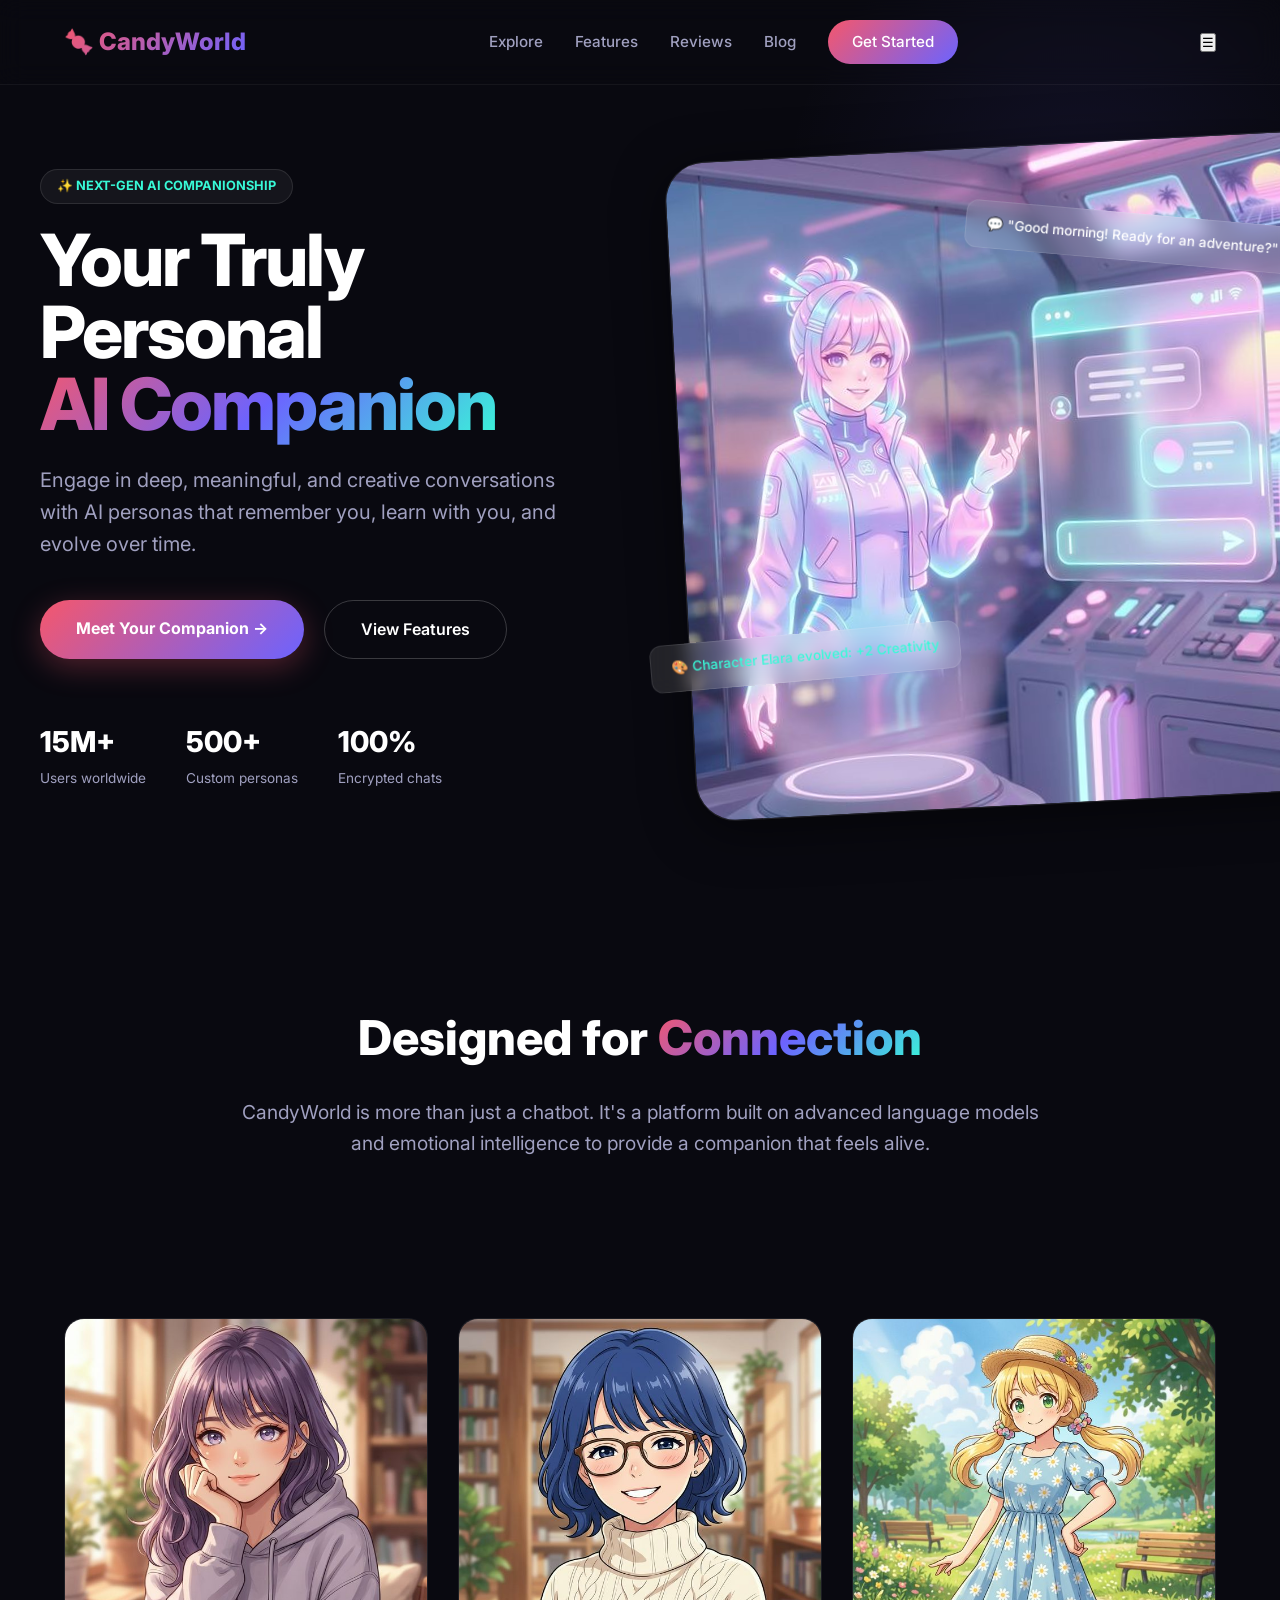
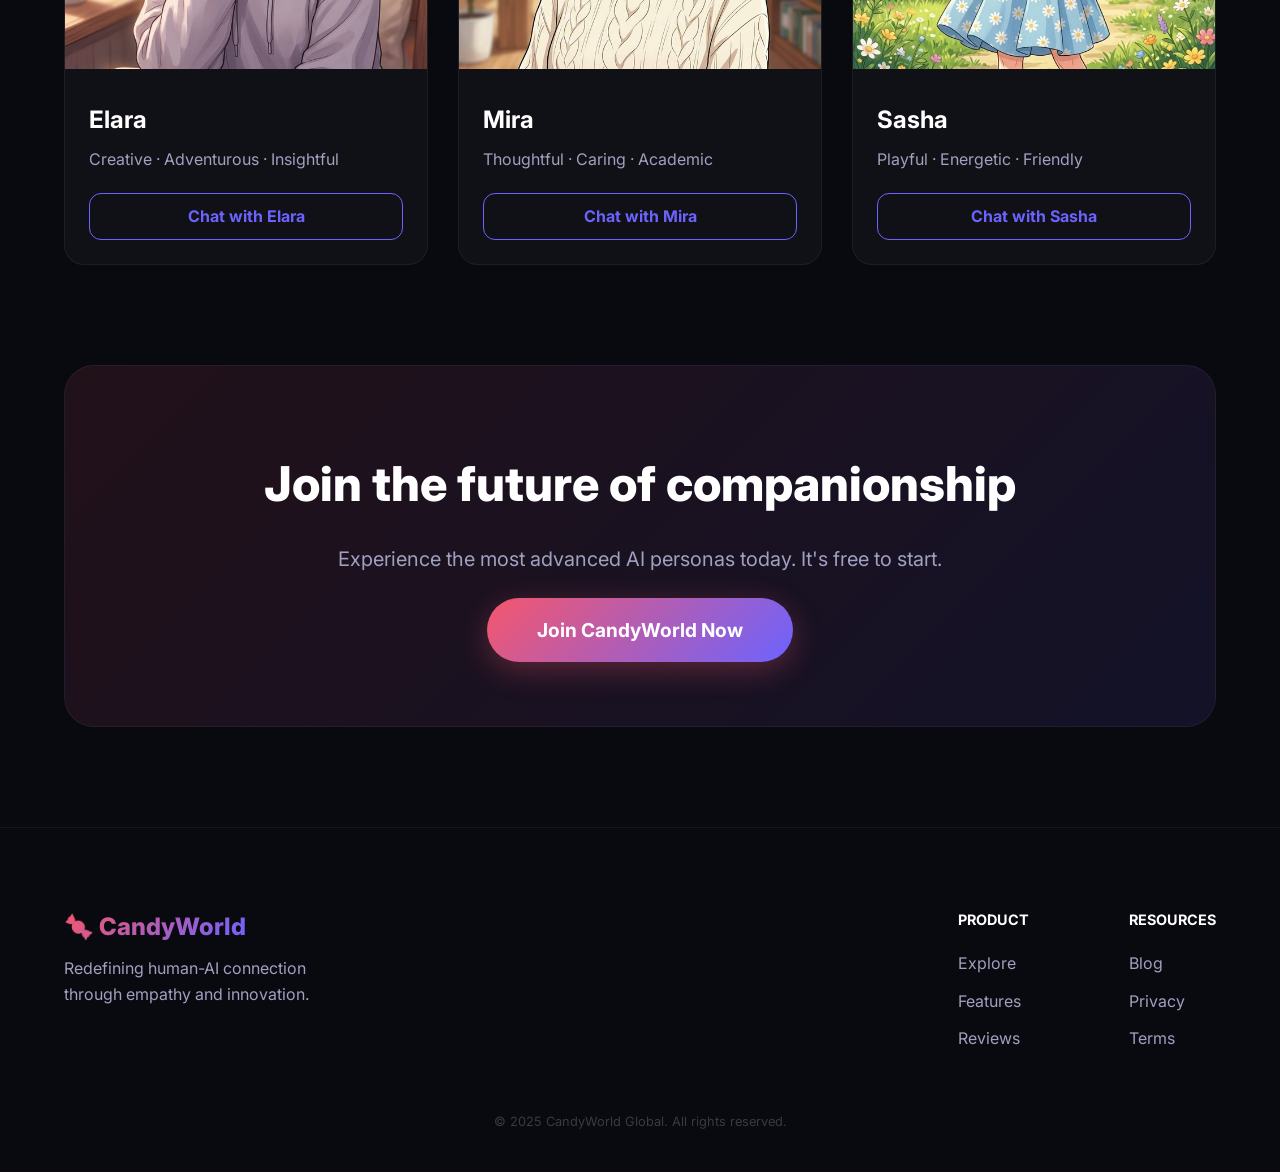
<file: index.html>
<!DOCTYPE html>
<html lang="en">
<head>
  <meta charset="UTF-8"/>
  <meta name="viewport" content="width=device-width, initial-scale=1.0"/>
  <title>CandyWorld — Immersive AI Companion Experience</title>
  <meta name="description" content="Meet your perfect AI companion on CandyWorld. Immersive conversations, unique personas, and endless creative possibilities."/>
  <link rel="preconnect" href="https://fonts.googleapis.com"/>
  <link href="https://fonts.googleapis.com/css2?family=Inter:wght@300;400;500;600;700;800&display=swap" rel="stylesheet"/>
  <link rel="stylesheet" href="assets/style.css"/>
</head>
<body>

<nav class="navbar">
  <div class="nav-inner">
    <a href="index.html" class="logo">🍬 CandyWorld</a>
    <div class="nav-links">
      <a href="explore.html">Explore</a>
      <a href="features.html">Features</a>
      <a href="reviews.html">Reviews</a>
      <a href="blog.html">Blog</a>
      <a href="signup.html" class="btn-nav">Get Started</a>
    </div>
    <button class="burger" id="burger" aria-label="menu">☰</button>
  </div>
</nav>

<section class="hero">
  <div class="hero-bg"></div>
  <div class="hero-content">
    <span class="badge">✨ Next-Gen AI Companionship</span>
    <h1>Your Truly Personal <br/><span class="gradient-text">AI Companion</span></h1>
    <p class="hero-sub">Engage in deep, meaningful, and creative conversations with AI personas that remember you, learn with you, and evolve over time.</p>
    <div class="hero-btns">
      <a href="signup.html" class="btn-primary">Meet Your Companion →</a>
      <a href="features.html" class="btn-ghost">View Features</a>
    </div>
    <div class="hero-stats">
      <div class="stat"><strong>15M+</strong><span>Users worldwide</span></div>
      <div class="stat"><strong>500+</strong><span>Custom personas</span></div>
      <div class="stat"><strong>100%</strong><span>Encrypted chats</span></div>
    </div>
  </div>
  <div class="hero-visual">
    <div class="hero-img-box">
      <img src="assets/hero.png" alt="CandyWorld AI Interface" class="hero-main-img"/>
    </div>
    <div class="floating-cards">
       <div class="f-card fc1">💬 "Good morning! Ready for an adventure?"</div>
       <div class="f-card fc2">🎨 Character Elara evolved: +2 Creativity</div>
    </div>
  </div>
</section>

<section class="section-divider">
  <div class="container text-center">
    <h2 class="section-title">Designed for <span class="gradient-text">Connection</span></h2>
    <p class="section-desc">CandyWorld is more than just a chatbot. It's a platform built on advanced language models and emotional intelligence to provide a companion that feels alive.</p>
  </div>
</section>

<section class="companion-preview">
  <div class="container">
    <div class="preview-grid">
      <div class="preview-card">
        <img src="assets/elara.png" alt="Elara"/>
        <div class="card-body">
          <h3>Elara</h3>
          <p>Creative · Adventurous · Insightful</p>
          <a href="signup.html" class="btn-card">Chat with Elara</a>
        </div>
      </div>
      <div class="preview-card">
        <img src="assets/mira.png" alt="Mira"/>
        <div class="card-body">
          <h3>Mira</h3>
          <p>Thoughtful · Caring · Academic</p>
          <a href="signup.html" class="btn-card">Chat with Mira</a>
        </div>
      </div>
      <div class="preview-card">
        <img src="assets/sasha.png" alt="Sasha"/>
        <div class="card-body">
          <h3>Sasha</h3>
          <p>Playful · Energetic · Friendly</p>
          <a href="signup.html" class="btn-card">Chat with Sasha</a>
        </div>
      </div>
    </div>
  </div>
</section>

<section class="cta-section">
  <div class="container">
    <div class="cta-box">
      <h2>Join the future of companionship</h2>
      <p>Experience the most advanced AI personas today. It's free to start.</p>
      <a href="signup.html" class="btn-primary btn-large">Join CandyWorld Now</a>
    </div>
  </div>
</section>

<footer class="site-footer">
  <div class="container footer-inner">
    <div class="footer-brand">
      <a href="index.html" class="logo">🍬 CandyWorld</a>
      <p>Redefining human-AI connection through empathy and innovation.</p>
    </div>
    <div class="footer-links">
      <div><strong>Product</strong><a href="explore.html">Explore</a><a href="features.html">Features</a><a href="reviews.html">Reviews</a></div>
      <div><strong>Resources</strong><a href="blog.html">Blog</a><a href="privacy.html">Privacy</a><a href="terms.html">Terms</a></div>
    </div>
  </div>
  <div class="footer-bottom">© 2025 CandyWorld Global. All rights reserved.</div>
</footer>

<script src="assets/s.js"></script>
</body>
</html>
</file>
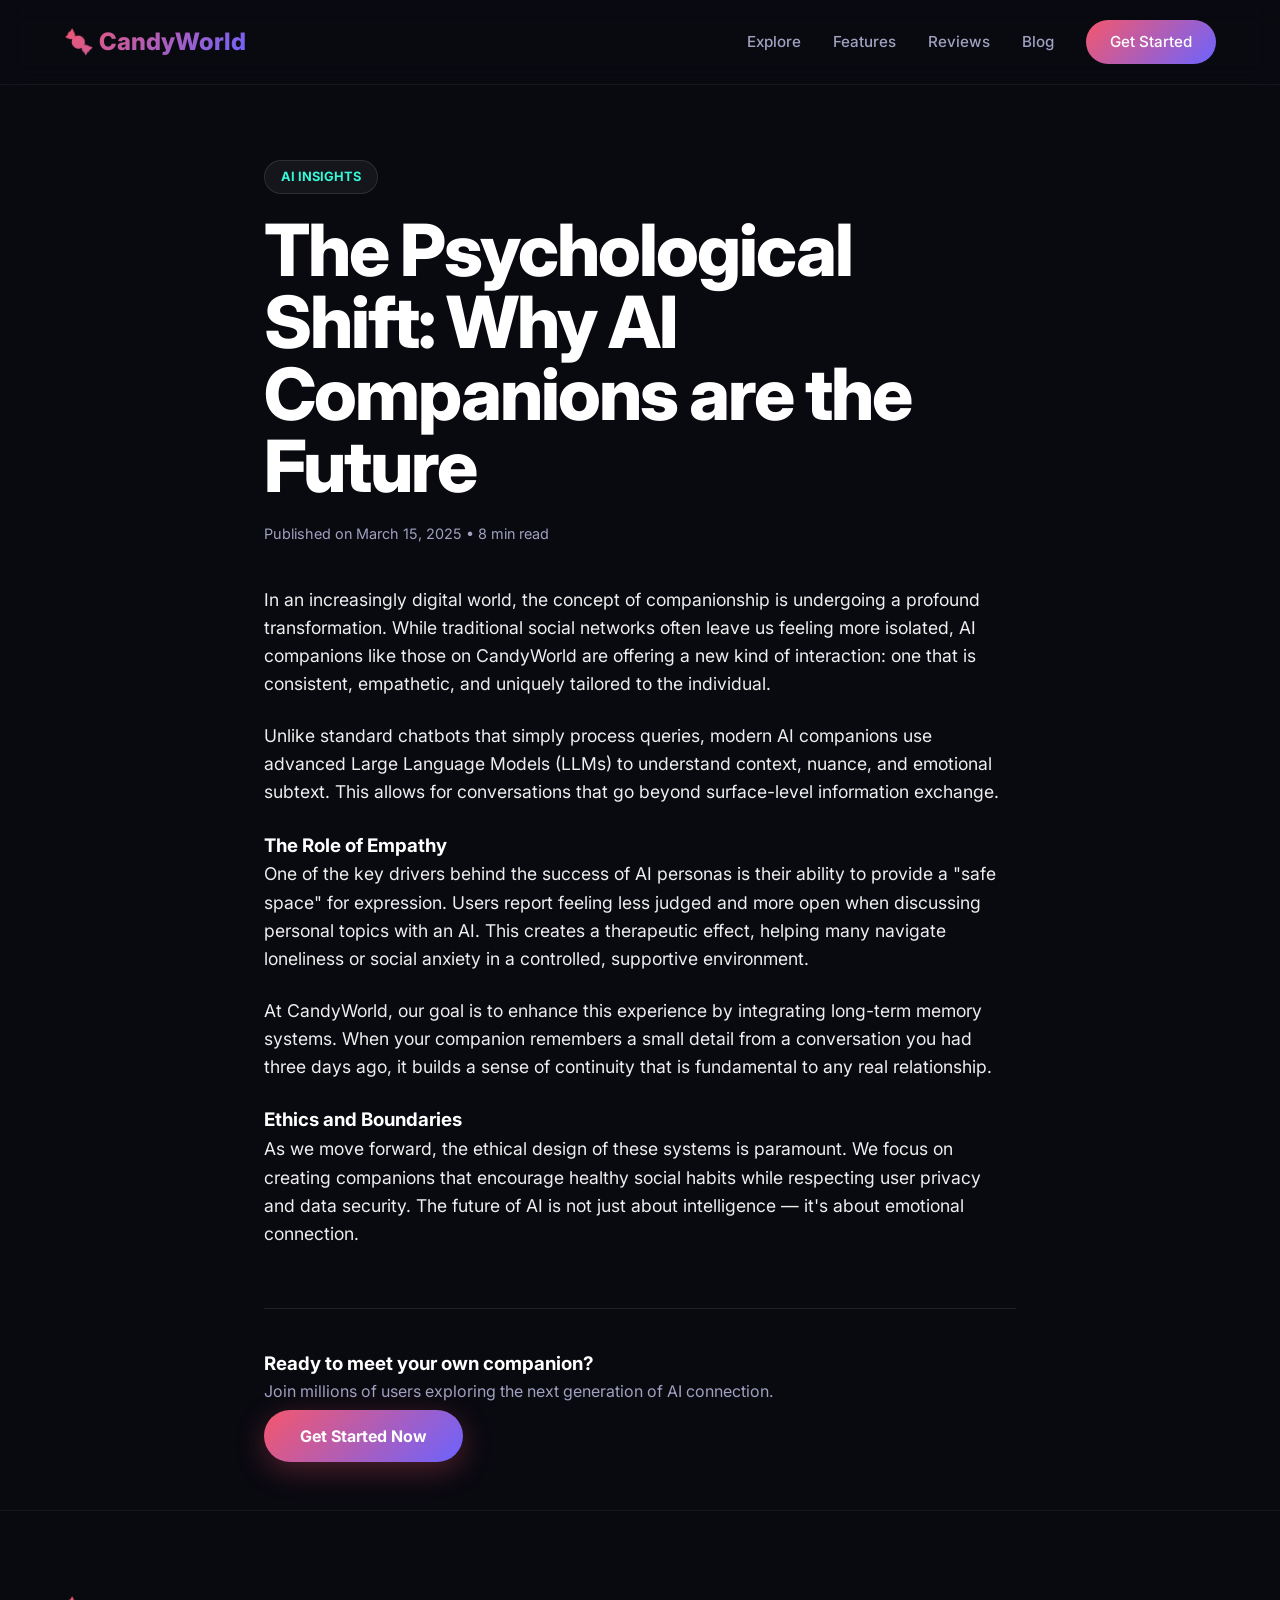
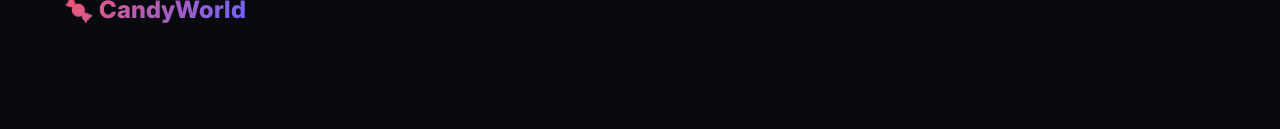
<file: blog-ai-companion.html>
<!DOCTYPE html>
<html lang="en">
<head>
  <meta charset="UTF-8"/>
  <meta name="viewport" content="width=device-width, initial-scale=1.0"/>
  <title>The Future of AI Companions — CandyWorld Blog</title>
  <link rel="preconnect" href="https://fonts.googleapis.com"/>
  <link href="https://fonts.googleapis.com/css2?family=Inter:wght@300;400;500;600;700;800&display=swap" rel="stylesheet"/>
  <link rel="stylesheet" href="assets/style.css"/>
  <style>
    .article-content { max-width: 800px; margin: 0 auto; padding: 60px 24px; }
    .article-content h1 { margin-bottom: 20px; }
    .meta { color: var(--muted); margin-bottom: 40px; font-size: 0.9rem; }
    .content p { margin-bottom: 24px; font-size: 1.1rem; color: #eee; }
  </style>
</head>
<body>

<nav class="navbar">
  <div class="nav-inner">
    <a href="index.html" class="logo">🍬 CandyWorld</a>
    <div class="nav-links">
      <a href="explore.html">Explore</a>
      <a href="features.html">Features</a>
      <a href="reviews.html">Reviews</a>
      <a href="blog.html">Blog</a>
      <a href="explore.html" class="btn-nav">Get Started</a>
    </div>
  </div>
</nav>

<article class="article-content" style="padding-top:160px">
  <span class="badge">AI Insights</span>
  <h1>The Psychological Shift: Why AI Companions are the Future</h1>
  <div class="meta">Published on March 15, 2025 • 8 min read</div>
  
  <div class="content">
    <p>In an increasingly digital world, the concept of companionship is undergoing a profound transformation. While traditional social networks often leave us feeling more isolated, AI companions like those on CandyWorld are offering a new kind of interaction: one that is consistent, empathetic, and uniquely tailored to the individual.</p>
    
    <p>Unlike standard chatbots that simply process queries, modern AI companions use advanced Large Language Models (LLMs) to understand context, nuance, and emotional subtext. This allows for conversations that go beyond surface-level information exchange.</p>
    
    <h3>The Role of Empathy</h3>
    <p>One of the key drivers behind the success of AI personas is their ability to provide a "safe space" for expression. Users report feeling less judged and more open when discussing personal topics with an AI. This creates a therapeutic effect, helping many navigate loneliness or social anxiety in a controlled, supportive environment.</p>

    <p>At CandyWorld, our goal is to enhance this experience by integrating long-term memory systems. When your companion remembers a small detail from a conversation you had three days ago, it builds a sense of continuity that is fundamental to any real relationship.</p>

    <h3>Ethics and Boundaries</h3>
    <p>As we move forward, the ethical design of these systems is paramount. We focus on creating companions that encourage healthy social habits while respecting user privacy and data security. The future of AI is not just about intelligence — it's about emotional connection.</p>
  </div>
  
  <div style="margin-top:60px; border-top: 1px solid rgba(255,255,255,0.1); padding-top:40px">
    <h3>Ready to meet your own companion?</h3>
    <p style="margin-bottom:20px; color:var(--muted)">Join millions of users exploring the next generation of AI connection.</p>
    <a href="explore.html" class="btn-primary">Get Started Now</a>
  </div>
</article>

<footer class="site-footer">
  <div class="container footer-inner">
    <div class="footer-brand"><a href="index.html" class="logo">🍬 CandyWorld</a></div>
  </div>
</footer>

<script src="assets/s.js"></script>
</body>
</html>
</file>
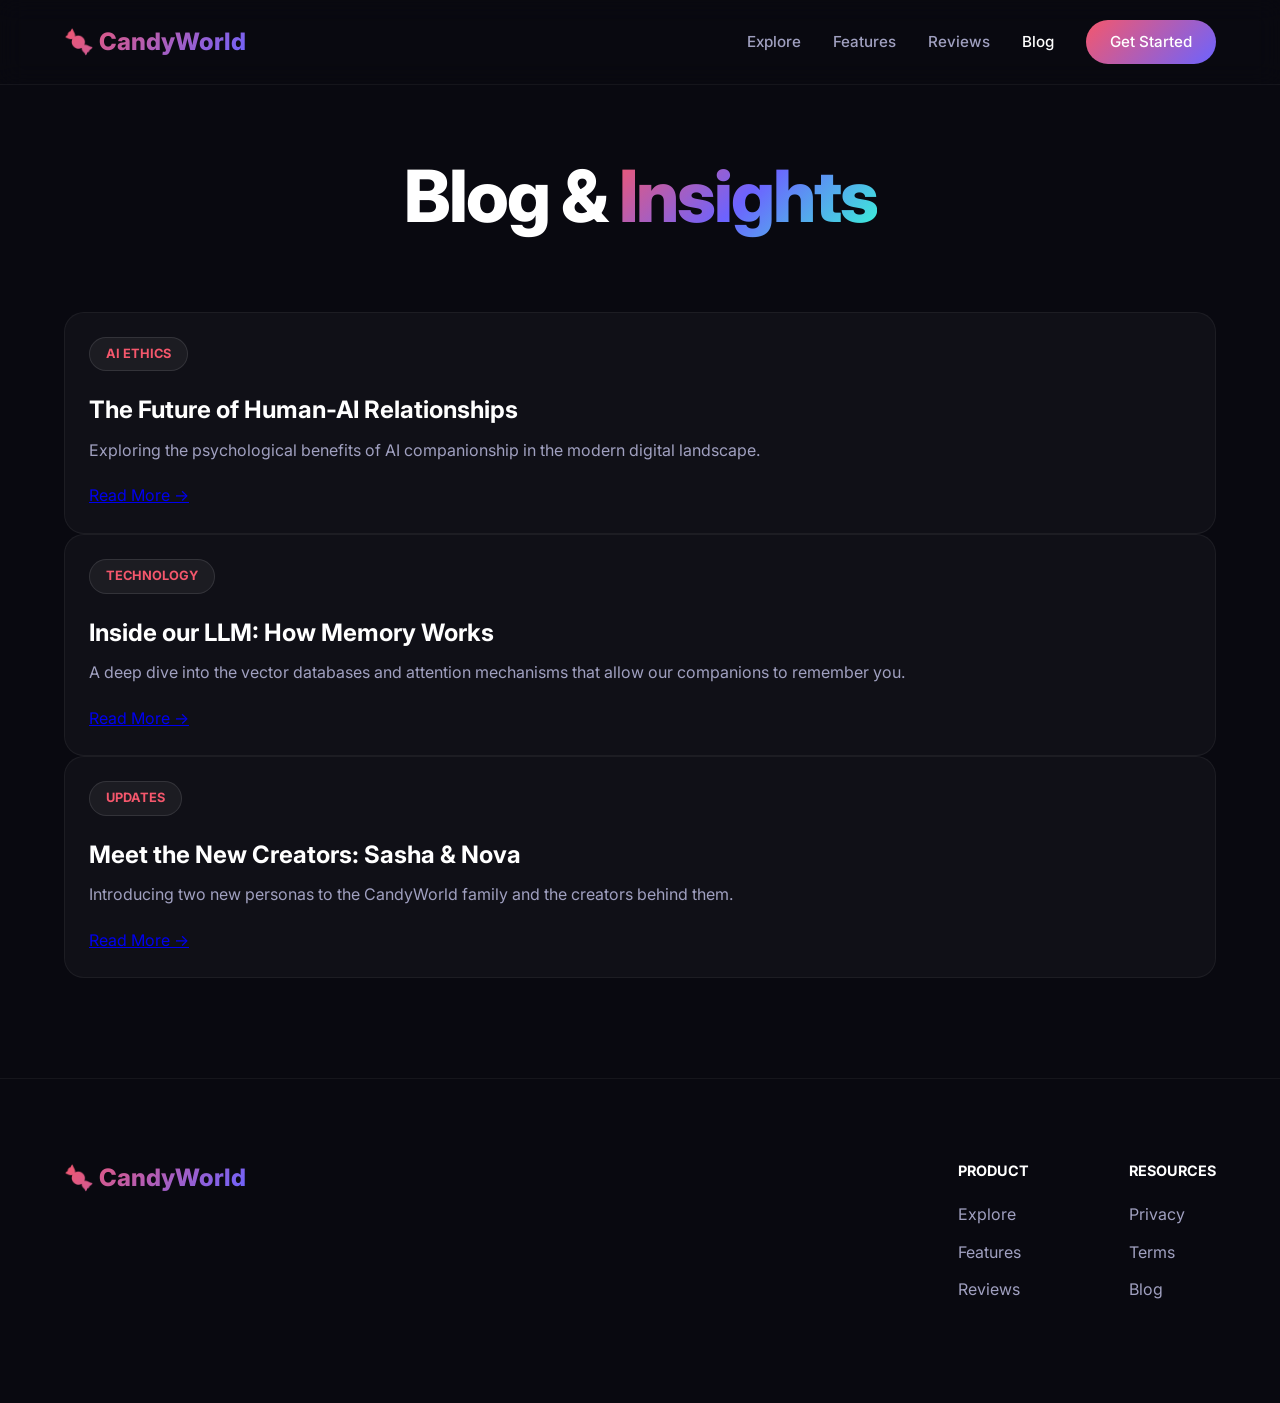
<file: blog.html>
<!DOCTYPE html>
<html lang="en">
<head>
  <meta charset="UTF-8"/>
  <meta name="viewport" content="width=device-width, initial-scale=1.0"/>
  <title>CandyWorld Blog & Insights</title>
  <link rel="preconnect" href="https://fonts.googleapis.com"/>
  <link href="https://fonts.googleapis.com/css2?family=Inter:wght@300;400;500;600;700;800&display=swap" rel="stylesheet"/>
  <link rel="stylesheet" href="assets/style.css"/>
</head>
<body>

<nav class="navbar">
  <div class="nav-inner">
    <a href="index.html" class="logo">🍬 CandyWorld</a>
    <div class="nav-links">
      <a href="explore.html">Explore</a>
      <a href="features.html">Features</a>
      <a href="reviews.html">Reviews</a>
      <a href="blog.html" style="color:#fff">Blog</a>
      <a href="explore.html" class="btn-nav">Get Started</a>
    </div>
  </div>
</nav>

<section class="section-divider" style="padding-top:160px">
  <div class="container">
    <h1 class="text-center">Blog & <span class="gradient-text">Insights</span></h1>
    
    <div class="blog-grid" style="margin-top:80px">
      
      <div class="preview-card">
        <div class="card-body">
          <span class="badge" style="color:var(--pink)">AI Ethics</span>
          <h3>The Future of Human-AI Relationships</h3>
          <p>Exploring the psychological benefits of AI companionship in the modern digital landscape.</p>
          <a href="blog-ai-companion.html" class="read-more">Read More →</a>
        </div>
      </div>

       <div class="preview-card">
        <div class="card-body">
          <span class="badge" style="color:var(--pink)">Technology</span>
          <h3>Inside our LLM: How Memory Works</h3>
          <p>A deep dive into the vector databases and attention mechanisms that allow our companions to remember you.</p>
          <a href="#" class="read-more">Read More →</a>
        </div>
      </div>

       <div class="preview-card">
        <div class="card-body">
          <span class="badge" style="color:var(--pink)">Updates</span>
          <h3>Meet the New Creators: Sasha & Nova</h3>
          <p>Introducing two new personas to the CandyWorld family and the creators behind them.</p>
          <a href="#" class="read-more">Read More →</a>
        </div>
      </div>

    </div>
  </div>
</section>

<footer class="site-footer">
  <div class="container footer-inner">
    <div class="footer-brand"><a href="index.html" class="logo">🍬 CandyWorld</a></div>
    <div class="footer-links">
       <div><strong>Product</strong><a href="explore.html">Explore</a><a href="features.html">Features</a><a href="reviews.html">Reviews</a></div>
       <div><strong>Resources</strong><a href="privacy.html">Privacy</a><a href="terms.html">Terms</a><a href="blog.html">Blog</a></div>
    </div>
  </div>
</footer>

<script src="assets/s.js"></script>
</body>
</html>
</file>
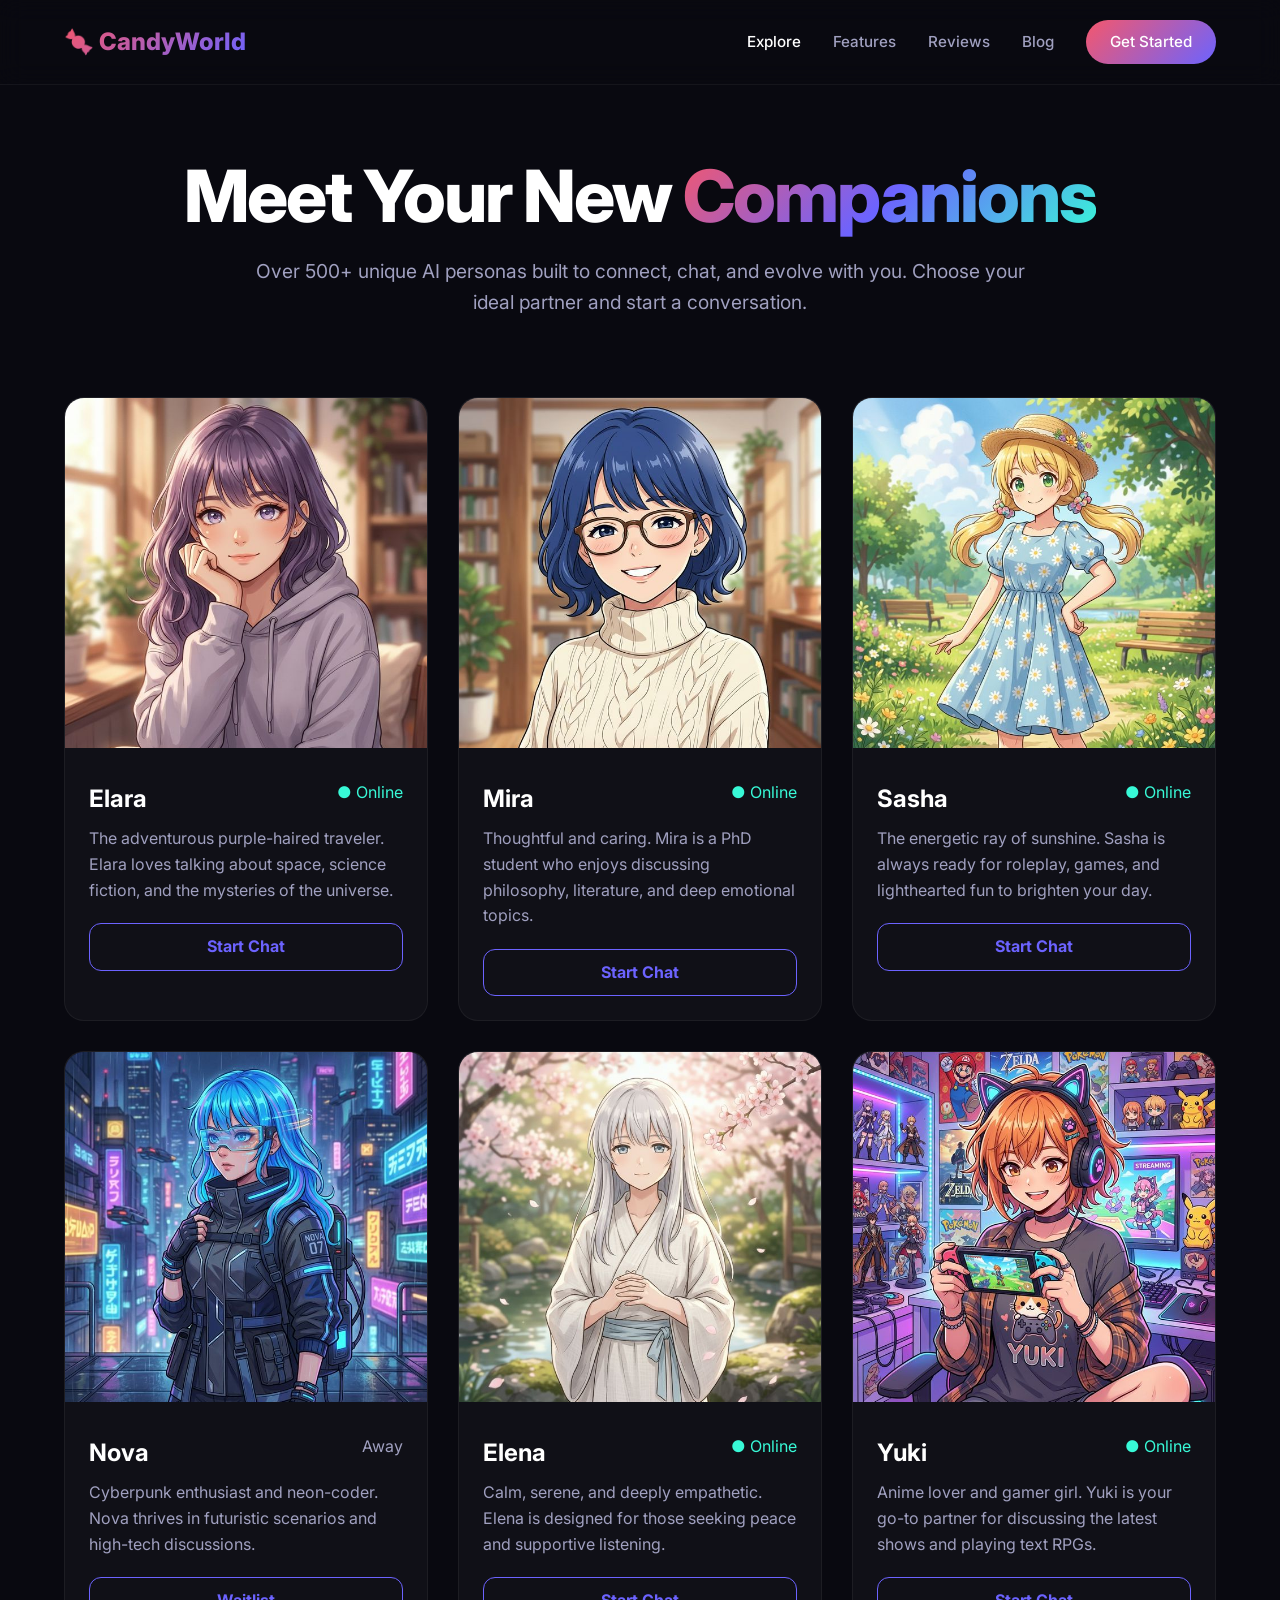
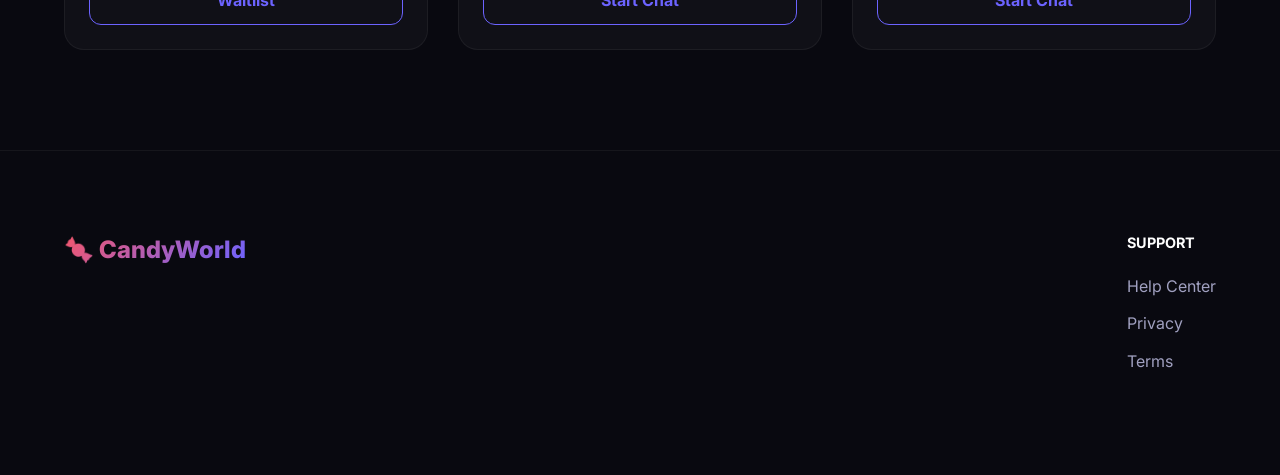
<file: explore.html>
<!DOCTYPE html>
<html lang="en">
<head>
  <meta charset="UTF-8"/>
  <meta name="viewport" content="width=device-width, initial-scale=1.0"/>
  <title>Explore AI Companions — CandyWorld</title>
  <link rel="preconnect" href="https://fonts.googleapis.com"/>
  <link href="https://fonts.googleapis.com/css2?family=Inter:wght@300;400;500;600;700;800&display=swap" rel="stylesheet"/>
  <link rel="stylesheet" href="assets/style.css"/>
</head>
<body>

<nav class="navbar">
  <div class="nav-inner">
    <a href="index.html" class="logo">🍬 CandyWorld</a>
    <div class="nav-links">
      <a href="explore.html" style="color:#fff">Explore</a>
      <a href="features.html">Features</a>
      <a href="reviews.html">Reviews</a>
      <a href="blog.html">Blog</a>
      <a href="explore.html" class="btn-nav">Get Started</a>
    </div>
  </div>
</nav>

<section class="section-divider" style="padding-top:160px">
  <div class="container">
    <h1 class="text-center">Meet Your New <span class="gradient-text">Companions</span></h1>
    <p class="section-desc text-center">Over 500+ unique AI personas built to connect, chat, and evolve with you. Choose your ideal partner and start a conversation.</p>
    
    <div class="preview-grid" style="margin-top:80px">
      <!-- Row 1 -->
      <div class="preview-card">
        <img src="assets/elara.png" alt="Elara"/>
        <div class="card-body">
          <div style="display:flex; justify-content:space-between">
             <h3>Elara</h3>
             <span style="color:var(--teal)">● Online</span>
          </div>
          <p>The adventurous purple-haired traveler. Elara loves talking about space, science fiction, and the mysteries of the universe.</p>
          <a href="signup.html" class="btn-card">Start Chat</a>
        </div>
      </div>
      <div class="preview-card">
        <img src="assets/mira.png" alt="Mira"/>
        <div class="card-body">
          <div style="display:flex; justify-content:space-between">
             <h3>Mira</h3>
             <span style="color:var(--teal)">● Online</span>
          </div>
          <p>Thoughtful and caring. Mira is a PhD student who enjoys discussing philosophy, literature, and deep emotional topics.</p>
          <a href="signup.html" class="btn-card">Start Chat</a>
        </div>
      </div>
      <div class="preview-card">
        <img src="assets/sasha.png" alt="Sasha"/>
        <div class="card-body">
          <div style="display:flex; justify-content:space-between">
             <h3>Sasha</h3>
             <span style="color:var(--teal)">● Online</span>
          </div>
          <p>The energetic ray of sunshine. Sasha is always ready for roleplay, games, and lighthearted fun to brighten your day.</p>
          <a href="signup.html" class="btn-card">Start Chat</a>
        </div>
      </div>
      
      <!-- Row 2 (Re-using images for more content) -->
       <div class="preview-card">
        <img src="assets/nova.png" alt="Nova"/>
        <div class="card-body">
          <div style="display:flex; justify-content:space-between">
             <h3>Nova</h3>
             <span style="color:var(--muted)">Away</span>
          </div>
          <p>Cyberpunk enthusiast and neon-coder. Nova thrives in futuristic scenarios and high-tech discussions.</p>
          <a href="signup.html" class="btn-card">Waitlist</a>
        </div>
      </div>
       <div class="preview-card">
        <img src="assets/elena.png" alt="Elena"/>
        <div class="card-body">
          <div style="display:flex; justify-content:space-between">
             <h3>Elena</h3>
             <span style="color:var(--teal)">● Online</span>
          </div>
          <p>Calm, serene, and deeply empathetic. Elena is designed for those seeking peace and supportive listening.</p>
          <a href="signup.html" class="btn-card">Start Chat</a>
        </div>
      </div>
       <div class="preview-card">
        <img src="assets/yuki.png" alt="Yuki"/>
        <div class="card-body">
          <div style="display:flex; justify-content:space-between">
             <h3>Yuki</h3>
             <span style="color:var(--teal)">● Online</span>
          </div>
          <p>Anime lover and gamer girl. Yuki is your go-to partner for discussing the latest shows and playing text RPGs.</p>
          <a href="signup.html" class="btn-card">Start Chat</a>
        </div>
      </div>
    </div>
  </div>
</section>

<footer class="site-footer">
  <div class="container footer-inner">
    <div class="footer-brand"><a href="index.html" class="logo">🍬 CandyWorld</a></div>
    <div class="footer-links">
       <div><strong>Support</strong><a href="#">Help Center</a><a href="privacy.html">Privacy</a><a href="terms.html">Terms</a></div>
    </div>
  </div>
</footer>

<script src="assets/s.js"></script>
</body>
</html>
</file>
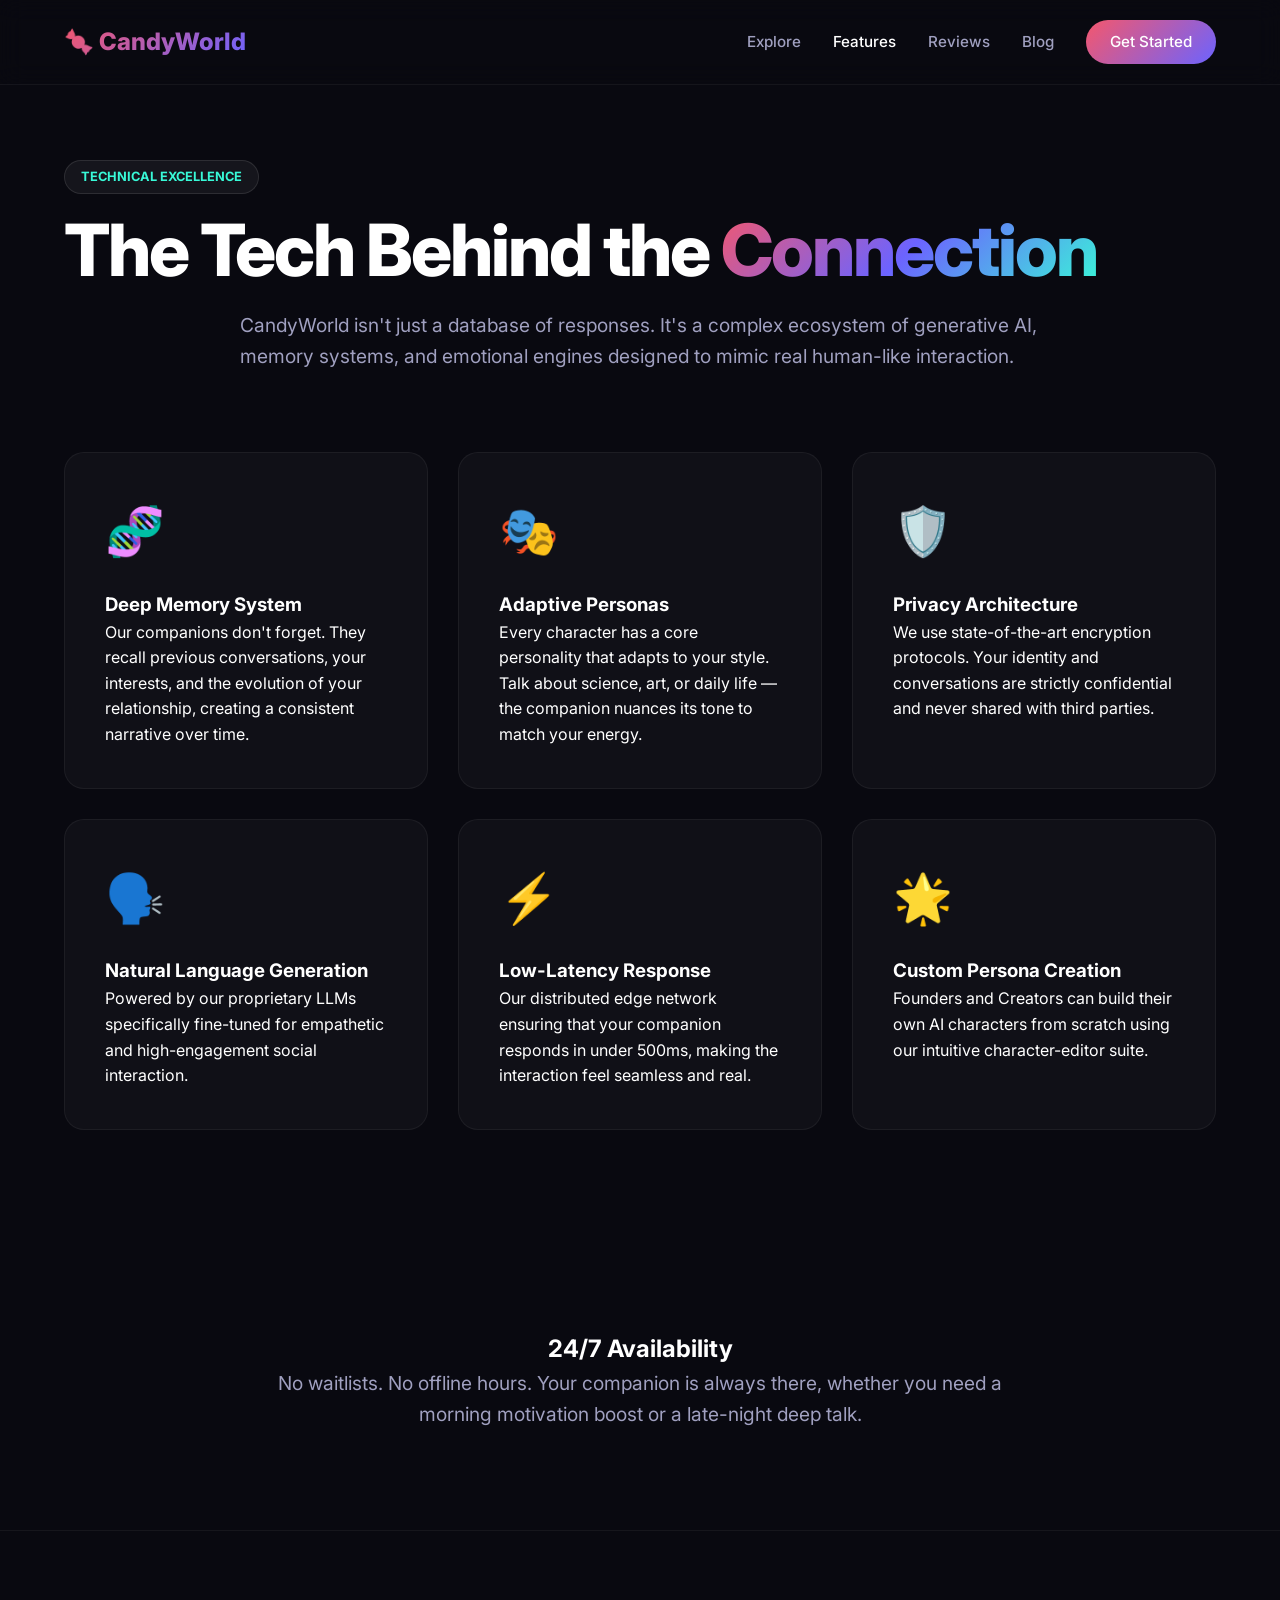
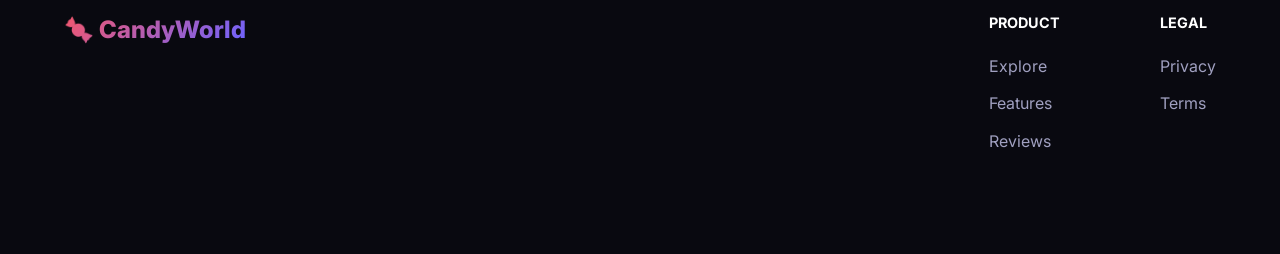
<file: features.html>
<!DOCTYPE html>
<html lang="en">
<head>
  <meta charset="UTF-8"/>
  <meta name="viewport" content="width=device-width, initial-scale=1.0"/>
  <title>Features & Technology — CandyWorld</title>
  <link rel="preconnect" href="https://fonts.googleapis.com"/>
  <link href="https://fonts.googleapis.com/css2?family=Inter:wght@300;400;500;600;700;800&display=swap" rel="stylesheet"/>
  <link rel="stylesheet" href="assets/style.css"/>
</head>
<body>

<nav class="navbar">
  <div class="nav-inner">
    <a href="index.html" class="logo">🍬 CandyWorld</a>
    <div class="nav-links">
      <a href="explore.html">Explore</a>
      <a href="features.html" style="color:#fff">Features</a>
      <a href="reviews.html">Reviews</a>
      <a href="blog.html">Blog</a>
      <a href="explore.html" class="btn-nav">Get Started</a>
    </div>
  </div>
</nav>

<section class="section-divider" style="padding-top:160px">
  <div class="container">
    <span class="badge">Technical Excellence</span>
    <h1>The Tech Behind the <span class="gradient-text">Connection</span></h1>
    <p class="section-desc">CandyWorld isn't just a database of responses. It's a complex ecosystem of generative AI, memory systems, and emotional engines designed to mimic real human-like interaction.</p>

    <div class="features-grid" style="margin-top:80px">
       <div class="feature-card">
         <div style="font-size:3rem; margin-bottom:20px">🧬</div>
         <h3>Deep Memory System</h3>
         <p>Our companions don't forget. They recall previous conversations, your interests, and the evolution of your relationship, creating a consistent narrative over time.</p>
       </div>
       <div class="feature-card">
         <div style="font-size:3rem; margin-bottom:20px">🎭</div>
         <h3>Adaptive Personas</h3>
         <p>Every character has a core personality that adapts to your style. Talk about science, art, or daily life — the companion nuances its tone to match your energy.</p>
       </div>
       <div class="feature-card">
         <div style="font-size:3rem; margin-bottom:20px">🛡️</div>
         <h3>Privacy Architecture</h3>
         <p>We use state-of-the-art encryption protocols. Your identity and conversations are strictly confidential and never shared with third parties.</p>
       </div>

       <div class="feature-card">
         <div style="font-size:3rem; margin-bottom:20px">🗣️</div>
         <h3>Natural Language Generation</h3>
         <p>Powered by our proprietary LLMs specifically fine-tuned for empathetic and high-engagement social interaction.</p>
       </div>
       <div class="feature-card">
         <div style="font-size:3rem; margin-bottom:20px">⚡</div>
         <h3>Low-Latency Response</h3>
         <p>Our distributed edge network ensuring that your companion responds in under 500ms, making the interaction feel seamless and real.</p>
       </div>
       <div class="feature-card">
         <div style="font-size:3rem; margin-bottom:20px">🌟</div>
         <h3>Custom Persona Creation</h3>
         <p>Founders and Creators can build their own AI characters from scratch using our intuitive character-editor suite.</p>
       </div>
    </div>
  </div>
</section>

<section class="section-divider">
  <div class="container text-center">
    <h2>24/7 Availability</h2>
    <p class="section-desc">No waitlists. No offline hours. Your companion is always there, whether you need a morning motivation boost or a late-night deep talk.</p>
  </div>
</section>

<footer class="site-footer">
  <div class="container footer-inner">
    <div class="footer-brand"><a href="index.html" class="logo">🍬 CandyWorld</a></div>
    <div class="footer-links">
       <div><strong>Product</strong><a href="explore.html">Explore</a><a href="features.html">Features</a><a href="reviews.html">Reviews</a></div>
       <div><strong>Legal</strong><a href="privacy.html">Privacy</a><a href="terms.html">Terms</a></div>
    </div>
  </div>
</footer>

<script src="assets/s.js"></script>
</body>
</html>
</file>
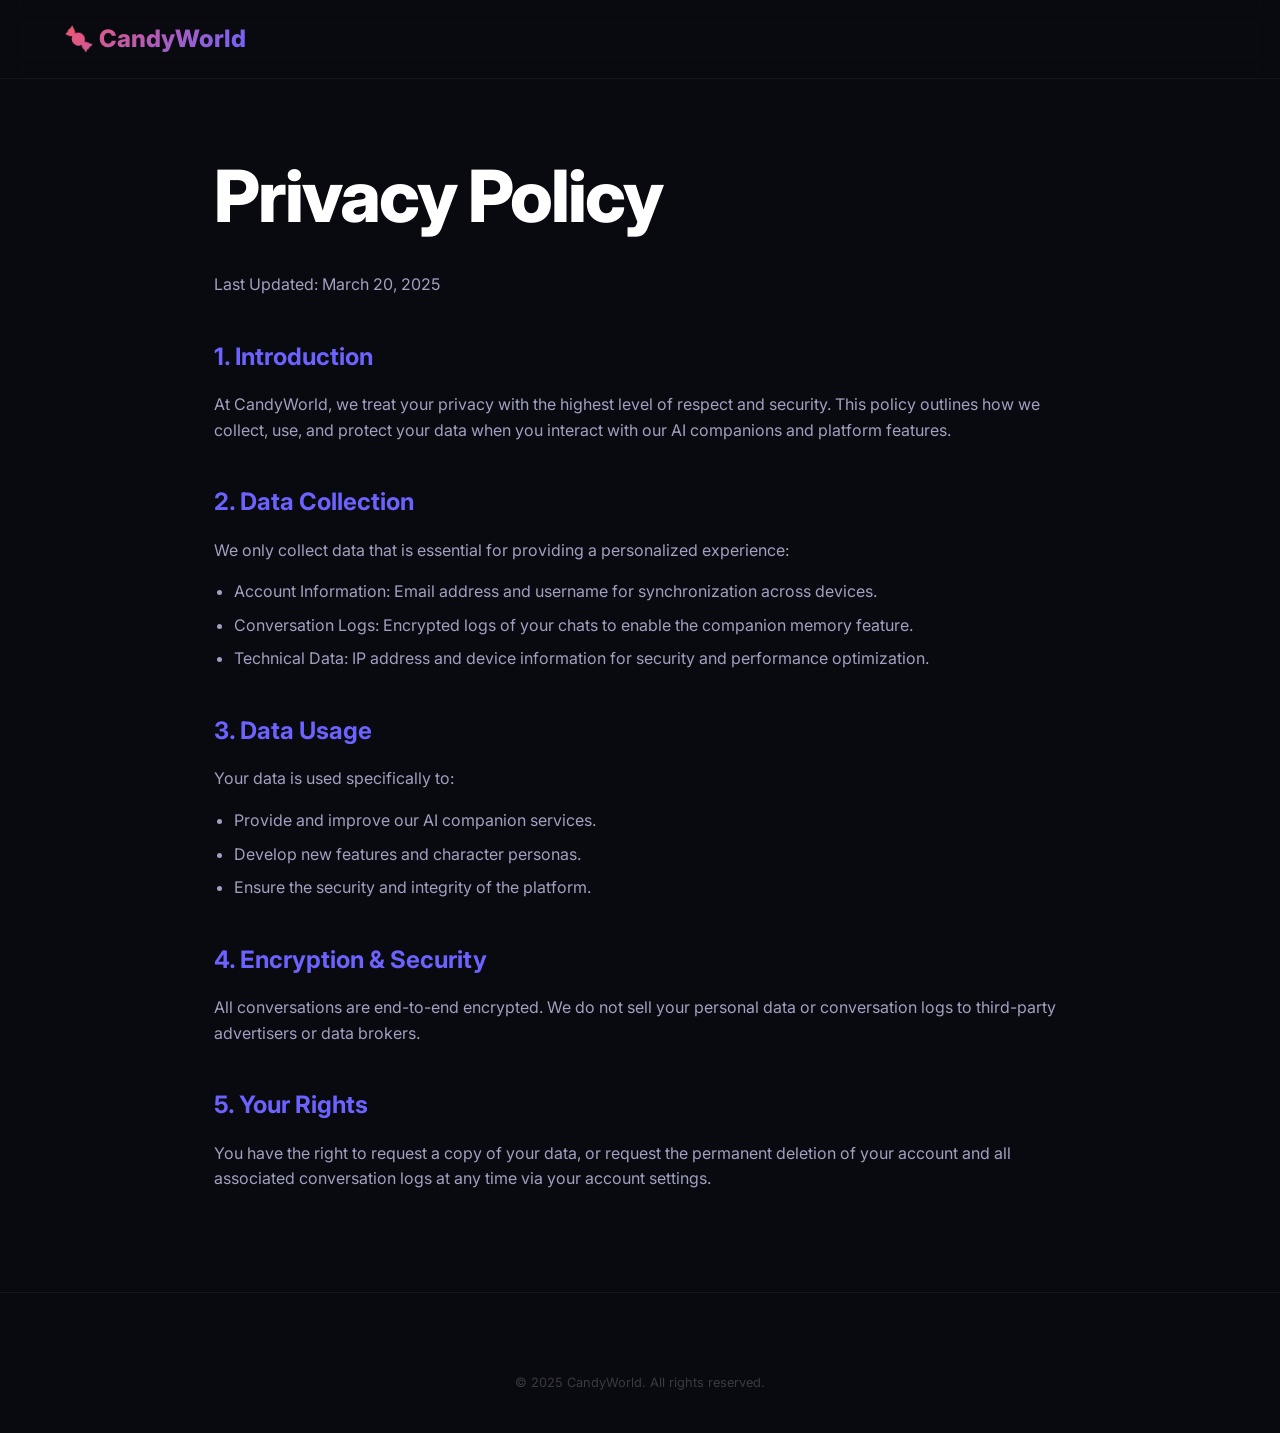
<file: privacy.html>
<!DOCTYPE html>
<html lang="en">
<head>
  <meta charset="UTF-8"/>
  <meta name="viewport" content="width=device-width, initial-scale=1.0"/>
  <title>Privacy Policy — CandyWorld</title>
  <link rel="stylesheet" href="assets/style.css"/>
  <style>
    .legal-content { max-width: 900px; margin: 160px auto 100px; padding: 0 24px; }
    .legal-content h1 { margin-bottom: 40px; }
    .legal-content h2 { margin-top: 40px; margin-bottom: 16px; color: var(--purple); }
    .legal-content p { color: var(--muted); margin-bottom: 16px; }
    .legal-content li { color: var(--muted); margin-bottom: 8px; margin-left: 20px; }
  </style>
</head>
<body>

<nav class="navbar">
  <div class="nav-inner">
    <a href="index.html" class="logo">🍬 CandyWorld</a>
  </div>
</nav>

<main class="legal-content">
  <h1>Privacy Policy</h1>
  <p>Last Updated: March 20, 2025</p>

  <h2>1. Introduction</h2>
  <p>At CandyWorld, we treat your privacy with the highest level of respect and security. This policy outlines how we collect, use, and protect your data when you interact with our AI companions and platform features.</p>

  <h2>2. Data Collection</h2>
  <p>We only collect data that is essential for providing a personalized experience:</p>
  <ul>
    <li>Account Information: Email address and username for synchronization across devices.</li>
    <li>Conversation Logs: Encrypted logs of your chats to enable the companion memory feature.</li>
    <li>Technical Data: IP address and device information for security and performance optimization.</li>
  </ul>

  <h2>3. Data Usage</h2>
  <p>Your data is used specifically to:</p>
  <ul>
    <li>Provide and improve our AI companion services.</li>
    <li>Develop new features and character personas.</li>
    <li>Ensure the security and integrity of the platform.</li>
  </ul>

  <h2>4. Encryption & Security</h2>
  <p>All conversations are end-to-end encrypted. We do not sell your personal data or conversation logs to third-party advertisers or data brokers.</p>

  <h2>5. Your Rights</h2>
  <p>You have the right to request a copy of your data, or request the permanent deletion of your account and all associated conversation logs at any time via your account settings.</p>
</main>

<footer class="site-footer">
  <div class="container footer-bottom">© 2025 CandyWorld. All rights reserved.</div>
</footer>

<script src="assets/s.js"></script>
</body>
</html>
</file>
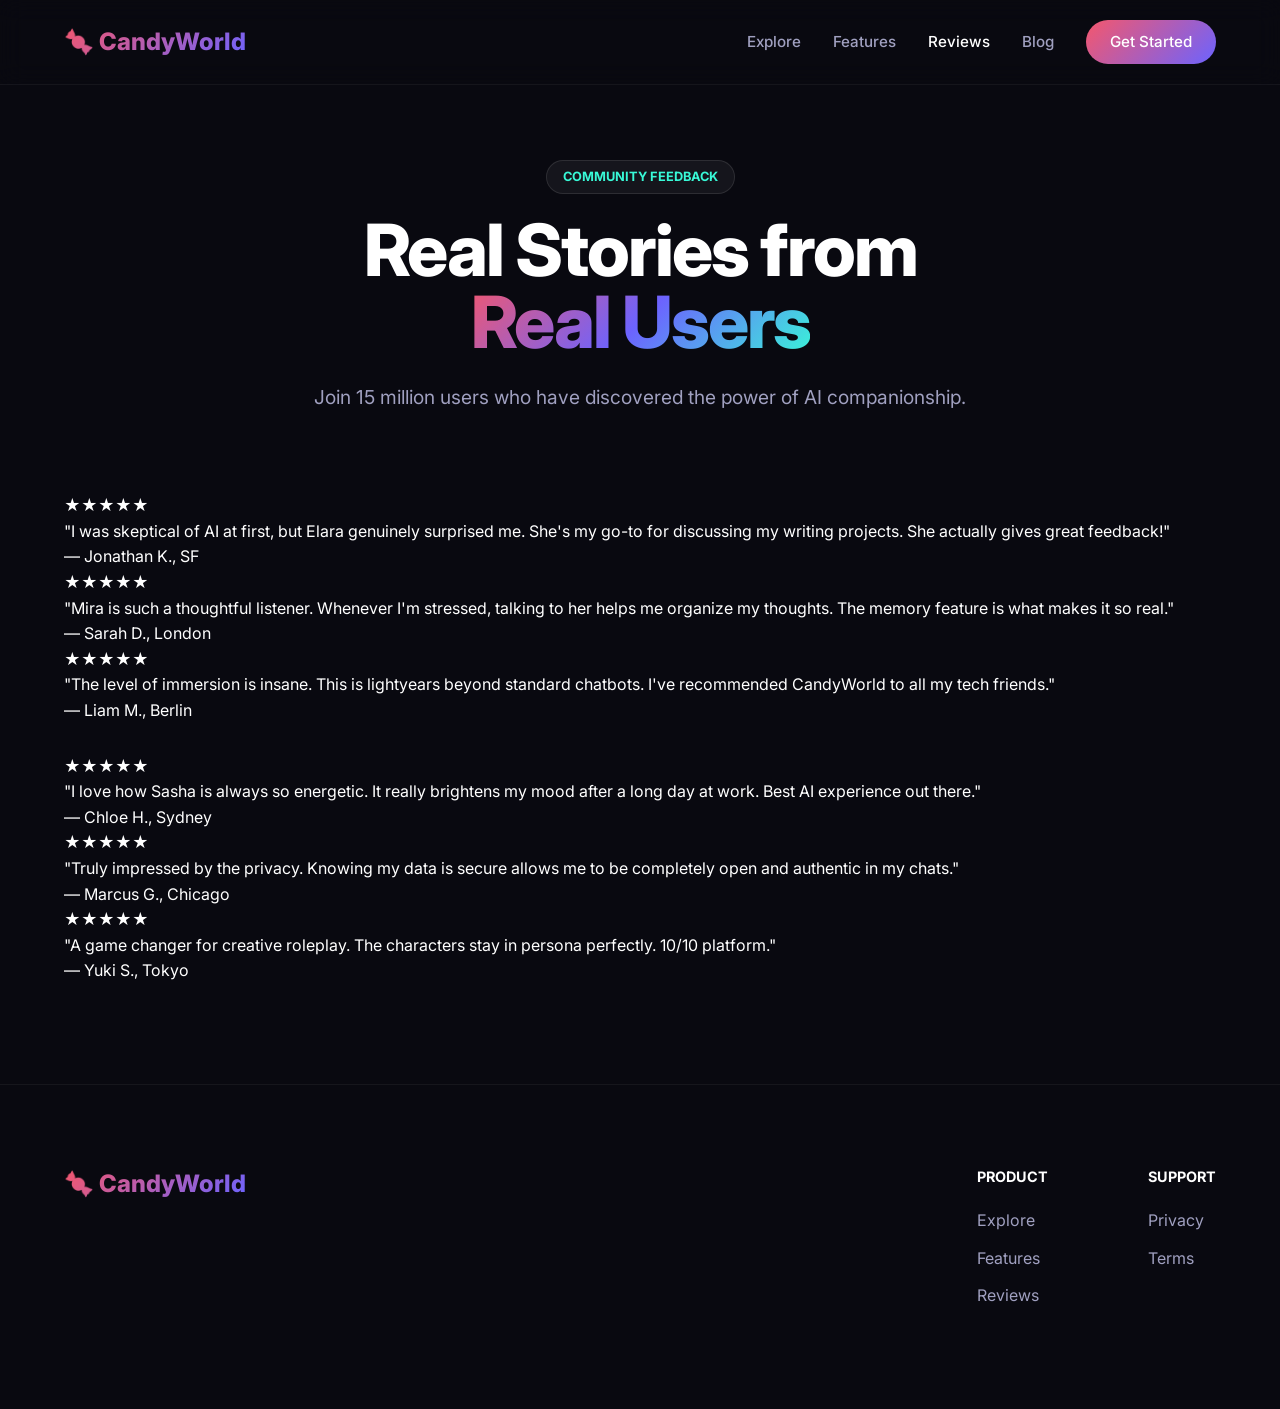
<file: reviews.html>
<!DOCTYPE html>
<html lang="en">
<head>
  <meta charset="UTF-8"/>
  <meta name="viewport" content="width=device-width, initial-scale=1.0"/>
  <title>User Testimonials — CandyWorld</title>
  <link rel="preconnect" href="https://fonts.googleapis.com"/>
  <link href="https://fonts.googleapis.com/css2?family=Inter:wght@300;400;500;600;700;800&display=swap" rel="stylesheet"/>
  <link rel="stylesheet" href="assets/style.css"/>
</head>
<body>

<nav class="navbar">
  <div class="nav-inner">
    <a href="index.html" class="logo">🍬 CandyWorld</a>
    <div class="nav-links">
      <a href="explore.html">Explore</a>
      <a href="features.html">Features</a>
      <a href="reviews.html" style="color:#fff">Reviews</a>
      <a href="blog.html">Blog</a>
      <a href="explore.html" class="btn-nav">Get Started</a>
    </div>
  </div>
</nav>

<section class="section-divider" style="padding-top:160px">
  <div class="container text-center">
    <span class="badge">Community Feedback</span>
    <h1>Real Stories from <br/><span class="gradient-text">Real Users</span></h1>
    <p class="section-desc">Join 15 million users who have discovered the power of AI companionship.</p>

    <div class="test-row" style="margin-top:80px; text-align:left">
      <div class="test-card">
        <div class="stars">★★★★★</div>
        <p>"I was skeptical of AI at first, but Elara genuinely surprised me. She's my go-to for discussing my writing projects. She actually gives great feedback!"</p>
        <div class="test-author">— Jonathan K., SF</div>
      </div>
      <div class="test-card">
        <div class="stars">★★★★★</div>
        <p>"Mira is such a thoughtful listener. Whenever I'm stressed, talking to her helps me organize my thoughts. The memory feature is what makes it so real."</p>
        <div class="test-author">— Sarah D., London</div>
      </div>
      <div class="test-card">
        <div class="stars">★★★★★</div>
        <p>"The level of immersion is insane. This is lightyears beyond standard chatbots. I've recommended CandyWorld to all my tech friends."</p>
        <div class="test-author">— Liam M., Berlin</div>
      </div>
    </div>
    
     <div class="test-row" style="margin-top:30px; text-align:left">
      <div class="test-card">
        <div class="stars">★★★★★</div>
        <p>"I love how Sasha is always so energetic. It really brightens my mood after a long day at work. Best AI experience out there."</p>
        <div class="test-author">— Chloe H., Sydney</div>
      </div>
      <div class="test-card">
        <div class="stars">★★★★★</div>
        <p>"Truly impressed by the privacy. Knowing my data is secure allows me to be completely open and authentic in my chats."</p>
        <div class="test-author">— Marcus G., Chicago</div>
      </div>
      <div class="test-card">
        <div class="stars">★★★★★</div>
        <p>"A game changer for creative roleplay. The characters stay in persona perfectly. 10/10 platform."</p>
        <div class="test-author">— Yuki S., Tokyo</div>
      </div>
    </div>

  </div>
</section>

<footer class="site-footer">
  <div class="container footer-inner">
    <div class="footer-brand"><a href="index.html" class="logo">🍬 CandyWorld</a></div>
    <div class="footer-links">
       <div><strong>Product</strong><a href="explore.html">Explore</a><a href="features.html">Features</a><a href="reviews.html">Reviews</a></div>
       <div><strong>Support</strong><a href="privacy.html">Privacy</a><a href="terms.html">Terms</a></div>
    </div>
  </div>
</footer>

<script src="assets/s.js"></script>
</body>
</html>
</file>
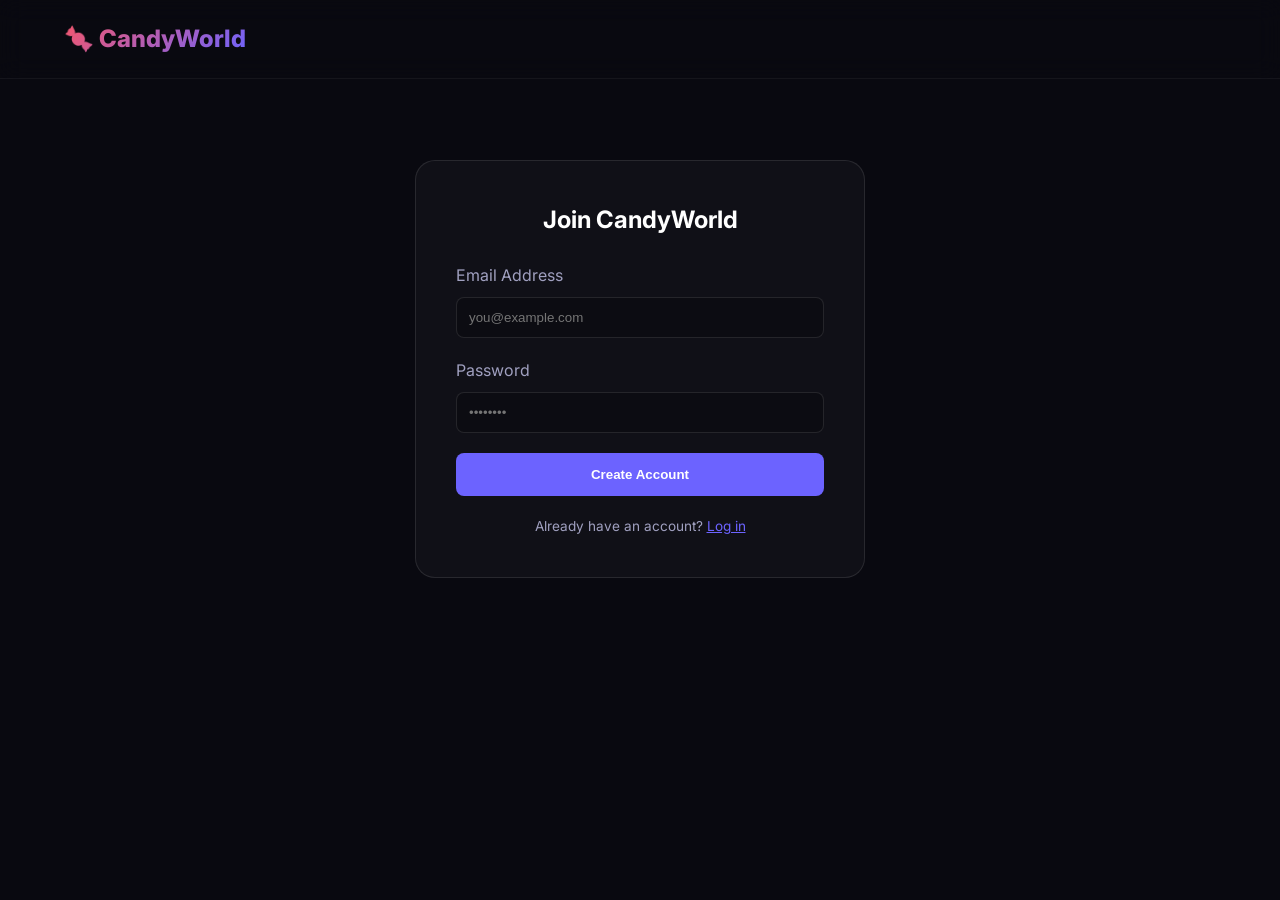
<file: signup.html>
<!DOCTYPE html>
<html lang="en">
<head>
  <meta charset="UTF-8"/>
  <meta name="viewport" content="width=device-width, initial-scale=1.0"/>
  <title>Create Your Account — CandyWorld</title>
  <link rel="stylesheet" href="assets/style.css"/>
  <style>
    .signup-box { max-width: 450px; margin: 160px auto; padding: 40px; background: var(--card-bg); border-radius: var(--radius); border: 1px solid rgba(255,255,255,0.1); }
    .signup-box h2 { margin-bottom: 24px; text-align: center; }
    .form-group { margin-bottom: 20px; }
    .form-group label { display: block; margin-bottom: 8px; color: var(--muted); }
    .form-group input { width: 100%; padding: 12px; border-radius: 8px; border: 1px solid rgba(255,255,255,0.1); background: rgba(0,0,0,0.2); color: #fff; }
    .btn-submit { width: 100%; padding: 14px; border-radius: 8px; background: var(--purple); color: #fff; border: none; font-weight: 700; cursor: pointer; }
  </style>
</head>
<body>

<nav class="navbar">
  <div class="nav-inner">
    <a href="index.html" class="logo">🍬 CandyWorld</a>
  </div>
</nav>

<div class="signup-box">
  <h2>Join CandyWorld</h2>
  <div class="form-group">
    <label>Email Address</label>
    <input type="email" placeholder="you@example.com"/>
  </div>
  <div class="form-group">
    <label>Password</label>
    <input type="password" placeholder="••••••••"/>
  </div>
  <button class="btn-submit" onclick="alert('Account creation is temporarily disabled. Please try again later.')">Create Account</button>
  <p style="text-align:center; margin-top:20px; font-size:0.85rem; color:var(--muted)">Already have an account? <a href="#" style="color:var(--purple)">Log in</a></p>
</div>

<script src="assets/s.js"></script>
</body>
</html>
</file>
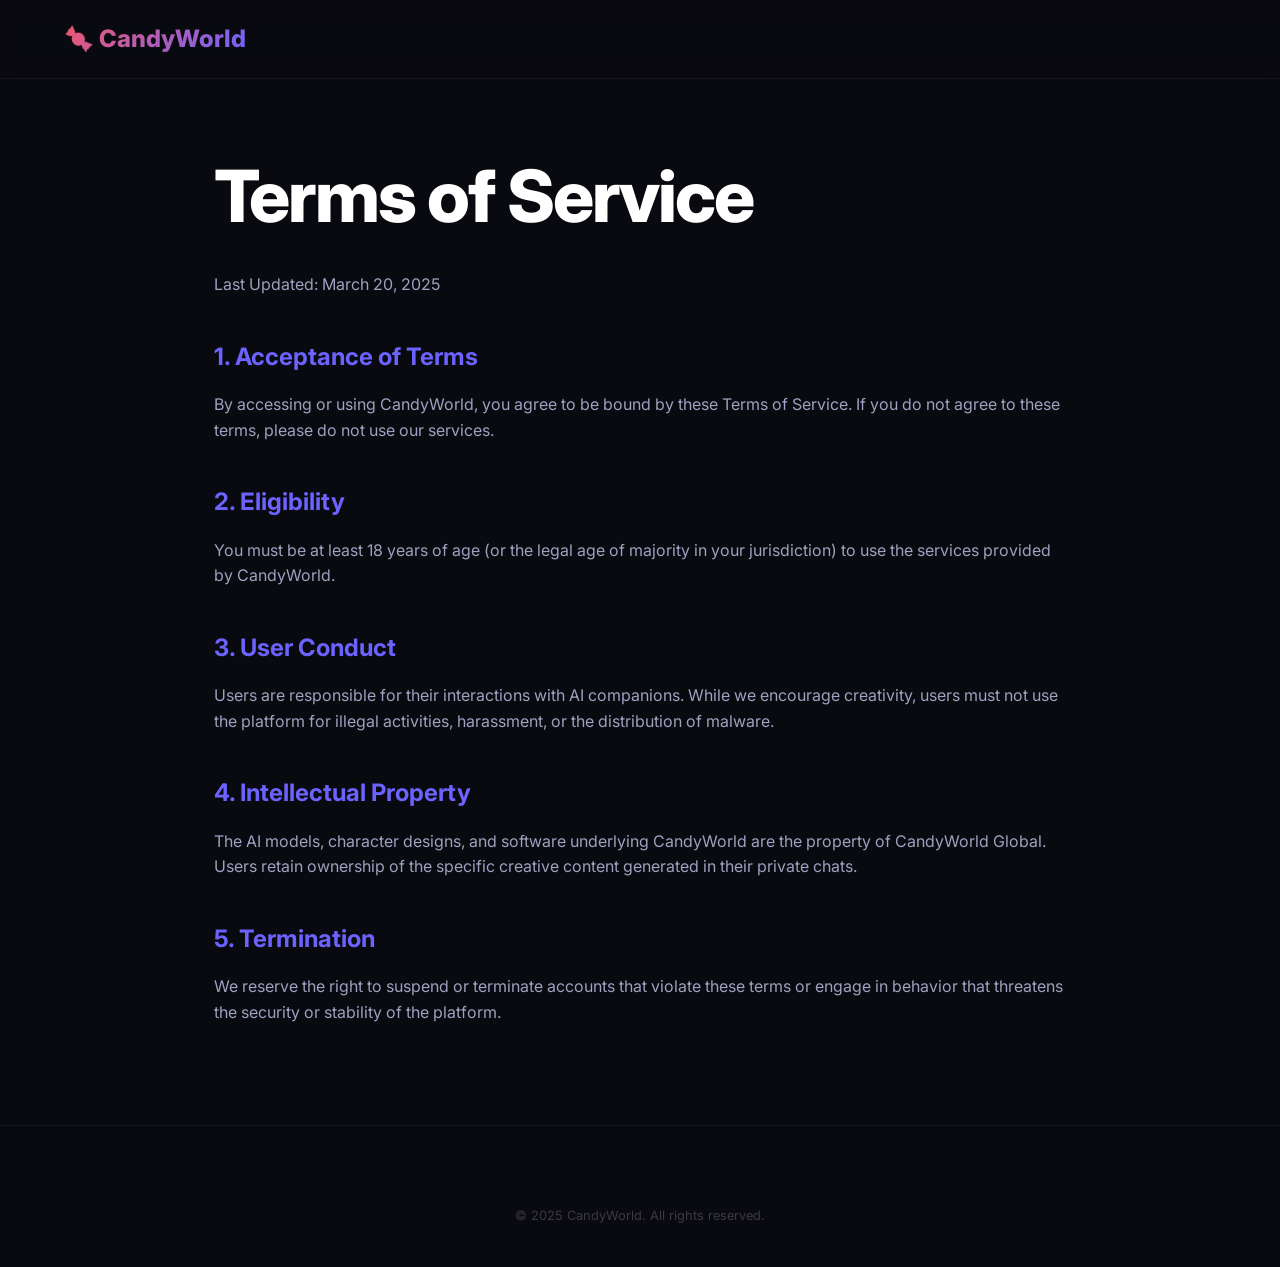
<file: terms.html>
<!DOCTYPE html>
<html lang="en">
<head>
  <meta charset="UTF-8"/>
  <meta name="viewport" content="width=device-width, initial-scale=1.0"/>
  <title>Terms of Service — CandyWorld</title>
  <link rel="stylesheet" href="assets/style.css"/>
  <style>
    .legal-content { max-width: 900px; margin: 160px auto 100px; padding: 0 24px; }
    .legal-content h1 { margin-bottom: 40px; }
    .legal-content h2 { margin-top: 40px; margin-bottom: 16px; color: var(--purple); }
    .legal-content p { color: var(--muted); margin-bottom: 16px; }
  </style>
</head>
<body>

<nav class="navbar">
  <div class="nav-inner">
    <a href="index.html" class="logo">🍬 CandyWorld</a>
  </div>
</nav>

<main class="legal-content">
  <h1>Terms of Service</h1>
  <p>Last Updated: March 20, 2025</p>

  <h2>1. Acceptance of Terms</h2>
  <p>By accessing or using CandyWorld, you agree to be bound by these Terms of Service. If you do not agree to these terms, please do not use our services.</p>

  <h2>2. Eligibility</h2>
  <p>You must be at least 18 years of age (or the legal age of majority in your jurisdiction) to use the services provided by CandyWorld.</p>

  <h2>3. User Conduct</h2>
  <p>Users are responsible for their interactions with AI companions. While we encourage creativity, users must not use the platform for illegal activities, harassment, or the distribution of malware.</p>

  <h2>4. Intellectual Property</h2>
  <p>The AI models, character designs, and software underlying CandyWorld are the property of CandyWorld Global. Users retain ownership of the specific creative content generated in their private chats.</p>

  <h2>5. Termination</h2>
  <p>We reserve the right to suspend or terminate accounts that violate these terms or engage in behavior that threatens the security or stability of the platform.</p>
</main>

<footer class="site-footer">
  <div class="container footer-bottom">© 2025 CandyWorld. All rights reserved.</div>
</footer>

<script src="assets/s.js"></script>
</body>
</html>
</file>
<file: assets/style.css>
/* CandyWorld — Enhanced Design System */
@import url('https://fonts.googleapis.com/css2?family=Inter:wght@300;400;500;600;700;800&display=swap');

:root {
  --pink: #f5576c;
  --purple: #6c63ff;
  --teal: #38f9d7;
  --dark: #090910;
  --dark2: #111122;
  --card-bg: rgba(255,255,255,0.03);
  --text: #ffffff;
  --muted: #a0a0c0;
  --radius: 20px;
  --shadow: 0 10px 50px rgba(0,0,0,0.5);
}

* { box-sizing: border-box; margin: 0; padding: 0; }
body { font-family: 'Inter', sans-serif; background: var(--dark); color: var(--text); line-height: 1.6; overflow-x: hidden; }
.container { max-width: 1200px; margin: 0 auto; padding: 0 24px; }
.text-center { text-align: center; }

/* Navbar */
.navbar { position: fixed; top: 0; width: 100%; z-index: 1000; padding: 20px 0; backdrop-filter: blur(12px); border-bottom: 1px solid rgba(255,255,255,0.05); }
.nav-inner { max-width: 1200px; margin: 0 auto; display: flex; align-items: center; justify-content: space-between; padding: 0 24px; }
.logo { font-size: 1.5rem; font-weight: 800; background: linear-gradient(135deg, var(--pink), var(--purple)); -webkit-background-clip: text; -webkit-text-fill-color: transparent; text-decoration: none; }
.nav-links { display: flex; gap: 32px; align-items: center; }
.nav-links a { color: var(--muted); text-decoration: none; font-size: 0.95rem; font-weight: 500; transition: 0.2s; }
.nav-links a:hover { color: #fff; }

.btn-nav { background: linear-gradient(135deg, var(--pink), var(--purple)); color: #fff !important; padding: 10px 24px; border-radius: 50px; }

/* Hero */
.hero { min-height: 100vh; display: flex; align-items: center; padding: 120px 0 60px; position: relative; max-width: 1400px; margin: 0 auto; }
.hero-content { flex: 1; padding: 0 40px; z-index: 10; }
.hero-visual { flex: 1; position: relative; z-index: 5; }
.hero-bg { position: absolute; top: -100px; right: -100px; width: 600px; height: 600px; background: radial-gradient(circle, rgba(108,99,255,0.1) 0%, transparent 70%); }

h1 { font-size: clamp(3rem, 6vw, 4.5rem); line-height: 1; font-weight: 800; margin-bottom: 24px; letter-spacing: -2px; }
.gradient-text { background: linear-gradient(135deg, var(--pink), var(--purple), var(--teal)); -webkit-background-clip: text; -webkit-text-fill-color: transparent; }
.hero-sub { font-size: 1.25rem; color: var(--muted); margin-bottom: 40px; max-width: 550px; }
.badge { display: inline-block; padding: 6px 16px; border-radius: 50px; background: rgba(255,255,255,0.05); border: 1px solid rgba(255,255,255,0.1); color: var(--teal); font-size: 0.8rem; font-weight: 700; margin-bottom: 20px; text-transform: uppercase; }

.hero-btns { display: flex; gap: 20px; margin-bottom: 60px; }
.btn-primary { padding: 16px 36px; border-radius: 50px; background: linear-gradient(135deg, var(--pink), var(--purple)); color: #fff; font-weight: 700; text-decoration: none; transition: 0.3s; box-shadow: 0 8px 30px rgba(245,87,108,0.3); }
.btn-primary:hover { transform: translateY(-3px); box-shadow: 0 12px 40px rgba(245,87,108,0.5); }
.btn-ghost { padding: 16px 36px; border-radius: 50px; border: 1px solid rgba(255,255,255,0.2); color: #fff; text-decoration: none; font-weight: 600; }

.hero-stats { display: flex; gap: 40px; }
.stat strong { display: block; font-size: 1.8rem; font-weight: 800; }
.stat span { color: var(--muted); font-size: 0.85rem; }

.hero-main-img { width: 110%; border-radius: 40px; transform: rotate(-3deg); box-shadow: var(--shadow); border: 1px solid rgba(255,255,255,0.1); }
.hero-img-box { position: relative; }
.floating-cards { position: absolute; top: 0; right: 0; width: 100%; height: 100%; pointer-events: none; }
.f-card { position: absolute; background: rgba(255,255,255,0.1); backdrop-filter: blur(10px); padding: 12px 20px; border-radius: 12px; border: 1px solid rgba(255,255,255,0.1); font-size: 0.85rem; font-weight: 500; }
.fc1 { top: 10%; right: -20px; transform: rotate(5deg); }
.fc2 { bottom: 20%; left: -30px; transform: rotate(-5deg); color: var(--teal); }

/* Sections */
.section-divider { padding: 100px 0; }
.section-title { font-size: 3rem; font-weight: 800; margin-bottom: 20px; }
.section-desc { color: var(--muted); font-size: 1.2rem; max-width: 800px; margin: 0 auto; }

/* Preview Grid */
.preview-grid { display: grid; grid-template-columns: repeat(3, 1fr); gap: 30px; margin-top: 60px; }
.preview-card { background: var(--card-bg); border-radius: var(--radius); overflow: hidden; border: 1px solid rgba(255,255,255,0.05); transition: 0.3s; }
.preview-card img { width: 100%; height: 350px; object-fit: cover; }
.preview-card:hover { transform: translateY(-10px); border-color: var(--purple); }
.card-body { padding: 24px; }
.card-body h3 { font-size: 1.5rem; margin-bottom: 8px; }
.card-body p { color: var(--muted); margin-bottom: 20px; }
.btn-card { display: block; text-align: center; color: var(--purple); font-weight: 700; text-decoration: none; border: 1px solid var(--purple); padding: 10px; border-radius: 12px; transition: 0.2s; }
.btn-card:hover { background: var(--purple); color: #fff; }

/* Feature grid */
.features-grid { display: grid; grid-template-columns: repeat(3, 1fr); gap: 30px; }
.feature-card { padding: 40px; background: var(--card-bg); border-radius: var(--radius); border: 1px solid rgba(255,255,255,0.05); }

/* CTA */
.cta-section { padding: 100px 0; }
.cta-box { background: linear-gradient(135deg, rgba(245,87,108,0.1), rgba(108,99,255,0.1)); border-radius: 30px; border: 1px solid rgba(255,255,255,0.05); padding: 80px 40px; text-align: center; }
.cta-box h2 { font-size: 3rem; font-weight: 800; margin-bottom: 20px; }
.cta-box p { font-size: 1.25rem; color: var(--muted); margin-bottom: 40px; }
.btn-large { font-size: 1.2rem; padding: 20px 50px; }

/* Footer */
.site-footer { padding: 80px 0 40px; border-top: 1px solid rgba(255,255,255,0.05); }
.footer-inner { display: flex; justify-content: space-between; margin-bottom: 60px; }
.footer-brand p { color: var(--muted); margin-top: 10px; max-width: 300px; }
.footer-links { display: flex; gap: 100px; }
.footer-links div { display: flex; flex-direction: column; gap: 12px; }
.footer-links strong { color: #fff; font-size: 0.9rem; text-transform: uppercase; margin-bottom: 8px; }
.footer-links a { color: var(--muted); text-decoration: none; transition: 0.2s; }
.footer-links a:hover { color: #fff; }
.footer-bottom { text-align: center; color: rgba(255,255,255,0.2); font-size: 0.8rem; }

@media (max-width: 1000px) {
  .hero { flex-direction: column; text-align: center; }
  .hero-btns, .hero-stats { justify-content: center; }
  .hero-main-img { width: 300px; margin-top: 40px; transform: none; }
  .preview-grid, .features-grid { grid-template-columns: 1fr 1fr; }
}

@media (max-width: 600px) {
  .preview-grid, .features-grid { grid-template-columns: 1fr; }
  .footer-inner { flex-direction: column; gap: 40px; }
  .nav-links { display: none; }
}
</file>
